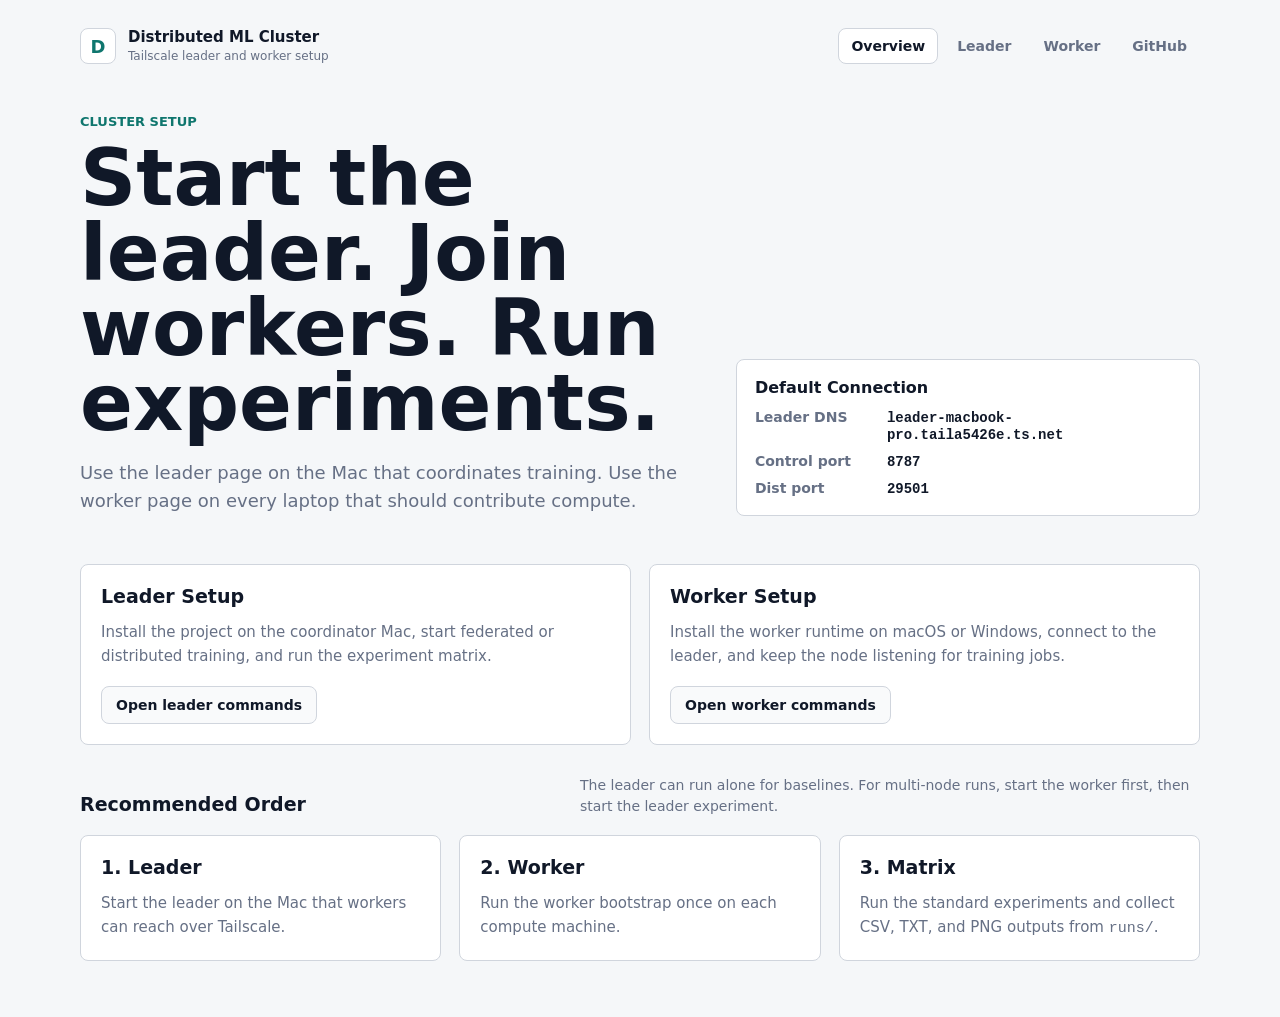
<file: docs/index.html>
<!doctype html>
<html lang="en">
  <head>
    <meta charset="utf-8">
    <meta name="viewport" content="width=device-width, initial-scale=1">
    <title>Distributed ML Cluster</title>
    <link rel="stylesheet" href="styles.css">
  </head>
  <body>
    <main class="shell">
      <header class="topbar">
        <a class="brand" href="index.html" aria-label="Distributed ML Cluster home">
          <span class="mark" aria-hidden="true">D</span>
          <span>
            <span class="brand-title">Distributed ML Cluster</span>
            <span class="brand-meta">Tailscale leader and worker setup</span>
          </span>
        </a>
        <nav class="nav" aria-label="Site navigation">
          <a href="index.html" aria-current="page">Overview</a>
          <a href="leader.html">Leader</a>
          <a href="worker.html">Worker</a>
          <a href="https://github.com/Ruturaj-Vasant/Distributed_MachineLearning_Training_Inference">GitHub</a>
        </nav>
      </header>

      <section class="hero" aria-labelledby="page-title">
        <div>
          <p class="eyebrow">Cluster setup</p>
          <h1 id="page-title">Start the leader. Join workers. Run experiments.</h1>
          <p class="lede">
            Use the leader page on the Mac that coordinates training. Use the
            worker page on every laptop that should contribute compute.
          </p>
        </div>
        <aside class="status" aria-label="Default cluster settings">
          <h2>Default Connection</h2>
          <dl>
            <dt>Leader DNS</dt>
            <dd><code>leader-macbook-pro.taila5426e.ts.net</code></dd>
            <dt>Control port</dt>
            <dd><code>8787</code></dd>
            <dt>Dist port</dt>
            <dd><code>29501</code></dd>
          </dl>
        </aside>
      </section>

      <section class="grid" aria-label="Setup paths">
        <article class="card">
          <h2>Leader Setup</h2>
          <p>
            Install the project on the coordinator Mac, start federated or
            distributed training, and run the experiment matrix.
          </p>
          <a class="action" href="leader.html">Open leader commands</a>
        </article>
        <article class="card">
          <h2>Worker Setup</h2>
          <p>
            Install the worker runtime on macOS or Windows, connect to the
            leader, and keep the node listening for training jobs.
          </p>
          <a class="action" href="worker.html">Open worker commands</a>
        </article>
      </section>

      <section class="section" aria-label="Recommended order">
        <div class="section-head">
          <h2 class="section-title">Recommended Order</h2>
          <p class="section-note">
            The leader can run alone for baselines. For multi-node runs, start
            the worker first, then start the leader experiment.
          </p>
        </div>
        <div class="grid three">
          <article class="card">
            <h2>1. Leader</h2>
            <p>Start the leader on the Mac that workers can reach over Tailscale.</p>
          </article>
          <article class="card">
            <h2>2. Worker</h2>
            <p>Run the worker bootstrap once on each compute machine.</p>
          </article>
          <article class="card">
            <h2>3. Matrix</h2>
            <p>Run the standard experiments and collect CSV, TXT, and PNG outputs from <code>runs/</code>.</p>
          </article>
        </div>
      </section>
    </main>
  </body>
</html>
</file>
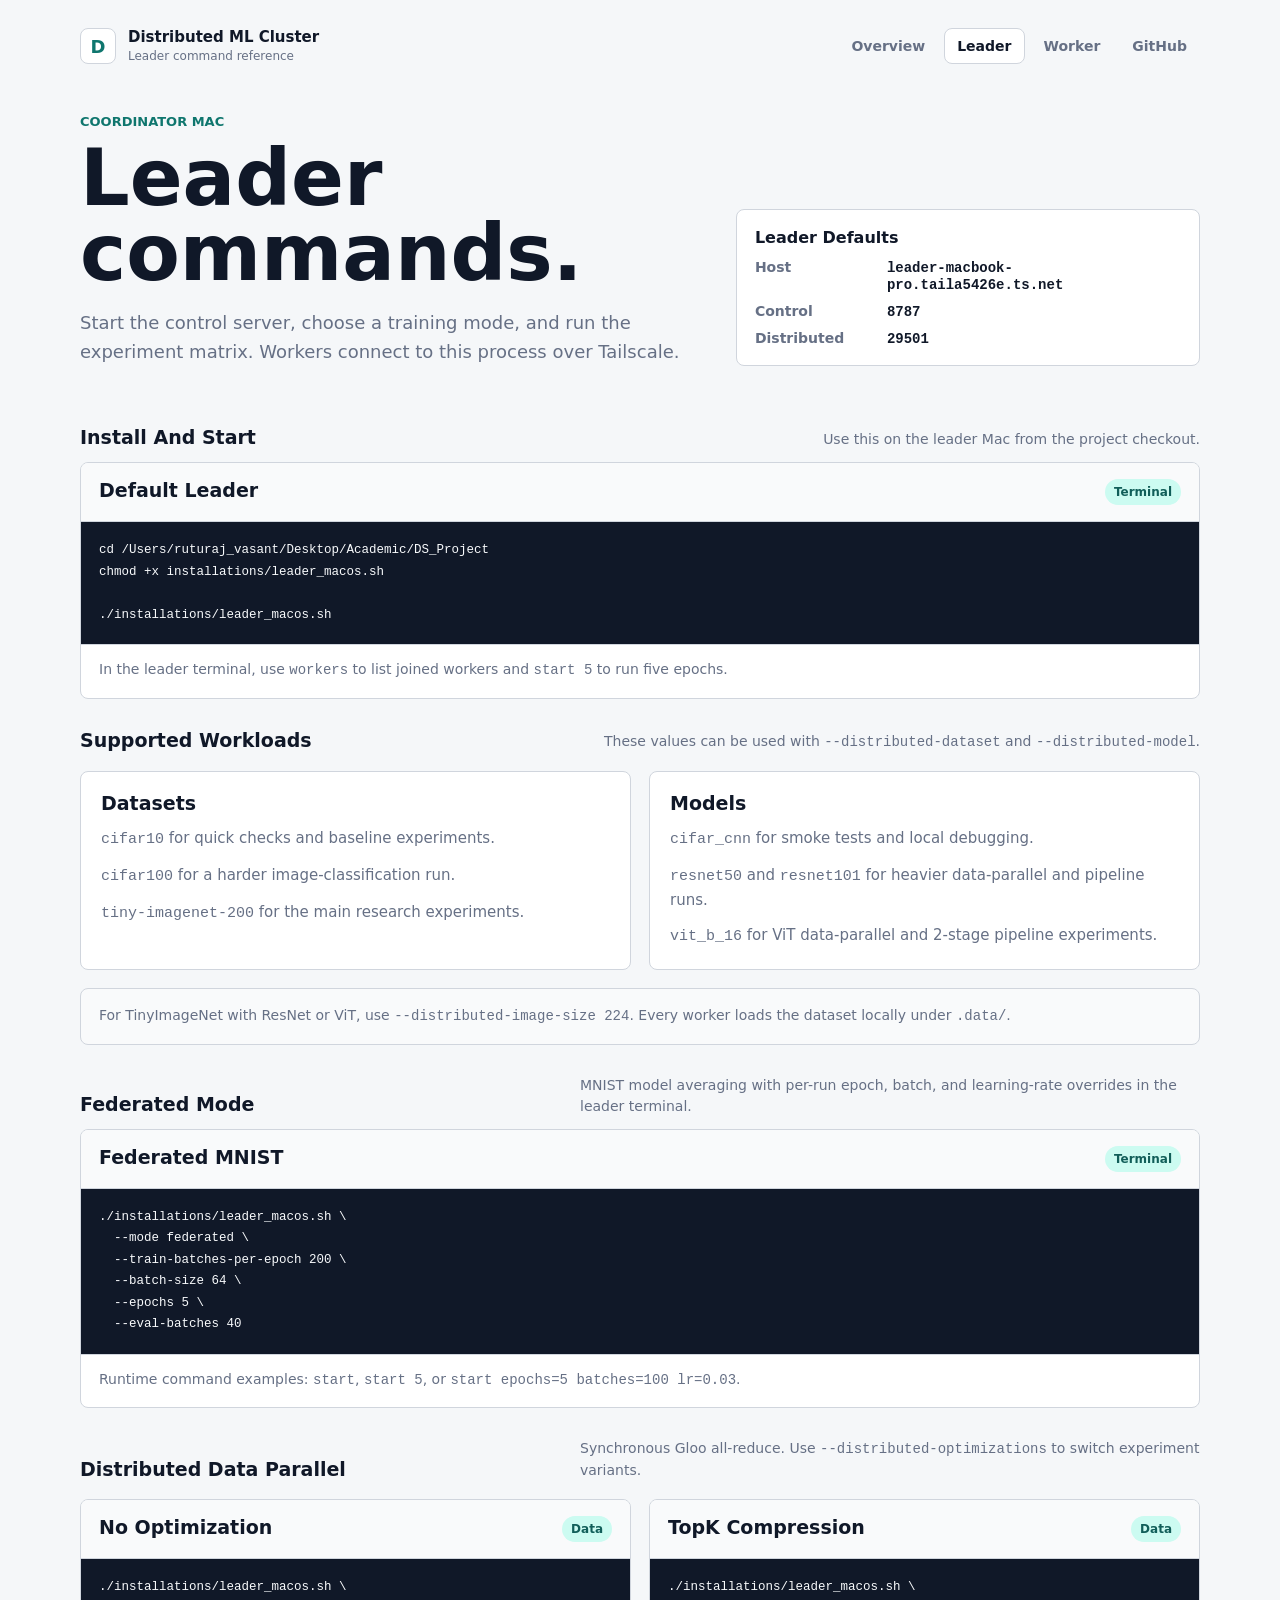
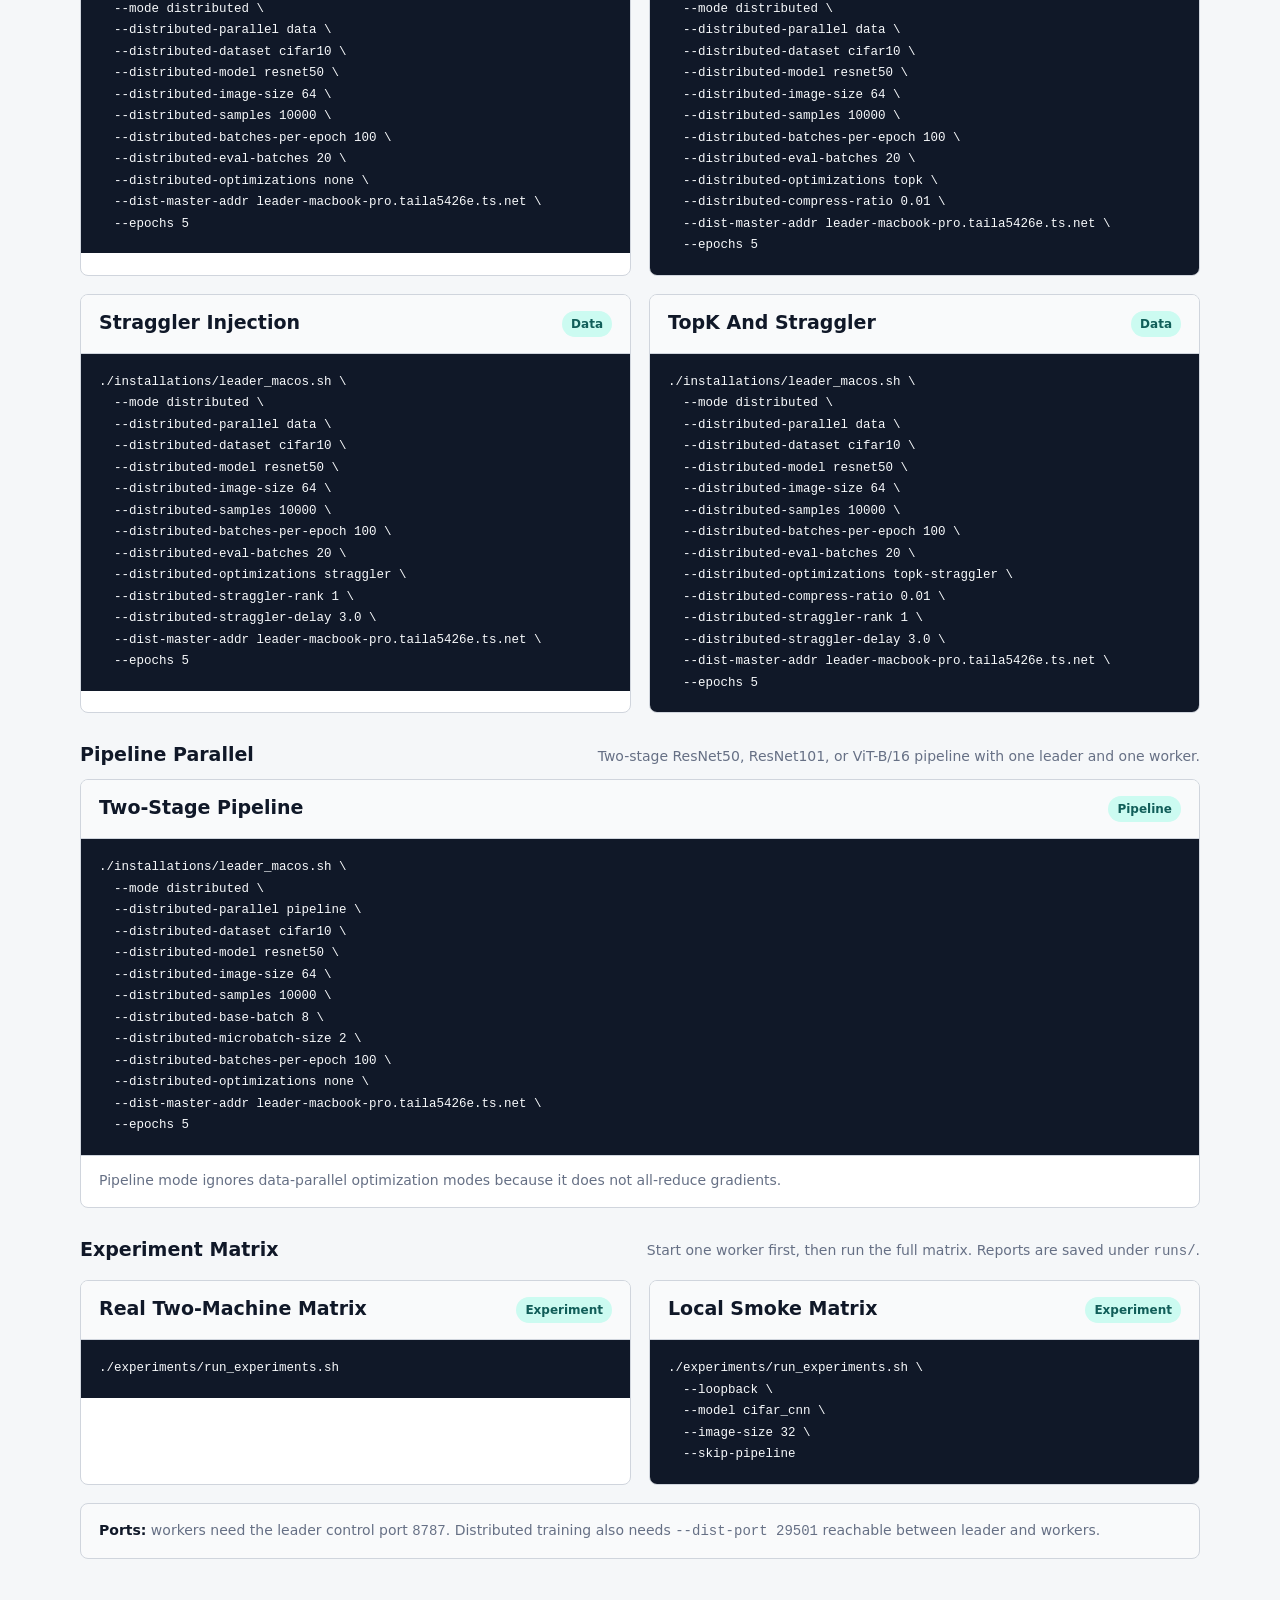
<file: docs/leader.html>
<!doctype html>
<html lang="en">
  <head>
    <meta charset="utf-8">
    <meta name="viewport" content="width=device-width, initial-scale=1">
    <title>Leader Commands | Distributed ML Cluster</title>
    <link rel="stylesheet" href="styles.css">
  </head>
  <body>
    <main class="shell">
      <header class="topbar">
        <a class="brand" href="index.html" aria-label="Distributed ML Cluster home">
          <span class="mark" aria-hidden="true">D</span>
          <span>
            <span class="brand-title">Distributed ML Cluster</span>
            <span class="brand-meta">Leader command reference</span>
          </span>
        </a>
        <nav class="nav" aria-label="Site navigation">
          <a href="index.html">Overview</a>
          <a href="leader.html" aria-current="page">Leader</a>
          <a href="worker.html">Worker</a>
          <a href="https://github.com/Ruturaj-Vasant/Distributed_MachineLearning_Training_Inference">GitHub</a>
        </nav>
      </header>

      <section class="hero" aria-labelledby="page-title">
        <div>
          <p class="eyebrow">Coordinator Mac</p>
          <h1 id="page-title">Leader commands.</h1>
          <p class="lede">
            Start the control server, choose a training mode, and run the
            experiment matrix. Workers connect to this process over Tailscale.
          </p>
        </div>
        <aside class="status" aria-label="Leader settings">
          <h2>Leader Defaults</h2>
          <dl>
            <dt>Host</dt>
            <dd><code>leader-macbook-pro.taila5426e.ts.net</code></dd>
            <dt>Control</dt>
            <dd><code>8787</code></dd>
            <dt>Distributed</dt>
            <dd><code>29501</code></dd>
          </dl>
        </aside>
      </section>

      <section class="section" aria-label="Install leader">
        <div class="section-head">
          <h2 class="section-title">Install And Start</h2>
          <p class="section-note">
            Use this on the leader Mac from the project checkout.
          </p>
        </div>
        <article class="command">
          <div class="command-head">
            <h2>Default Leader</h2>
            <span class="tag">Terminal</span>
          </div>
          <pre><code>cd /Users/ruturaj_vasant/Desktop/Academic/DS_Project
chmod +x installations/leader_macos.sh

./installations/leader_macos.sh</code></pre>
          <p class="command-note">
            In the leader terminal, use <code>workers</code> to list joined
            workers and <code>start 5</code> to run five epochs.
          </p>
        </article>
      </section>

      <section class="section" aria-label="Supported datasets and models">
        <div class="section-head">
          <h2 class="section-title">Supported Workloads</h2>
          <p class="section-note">
            These values can be used with
            <code>--distributed-dataset</code> and
            <code>--distributed-model</code>.
          </p>
        </div>
        <div class="grid">
          <article class="card">
            <h2>Datasets</h2>
            <p><code>cifar10</code> for quick checks and baseline experiments.</p>
            <p><code>cifar100</code> for a harder image-classification run.</p>
            <p><code>tiny-imagenet-200</code> for the main research experiments.</p>
          </article>
          <article class="card">
            <h2>Models</h2>
            <p><code>cifar_cnn</code> for smoke tests and local debugging.</p>
            <p><code>resnet50</code> and <code>resnet101</code> for heavier data-parallel and pipeline runs.</p>
            <p><code>vit_b_16</code> for ViT data-parallel and 2-stage pipeline experiments.</p>
          </article>
        </div>
        <p class="callout">
          For TinyImageNet with ResNet or ViT, use
          <code>--distributed-image-size 224</code>. Every worker loads the
          dataset locally under <code>.data/</code>.
        </p>
      </section>

      <section class="section" aria-label="Federated commands">
        <div class="section-head">
          <h2 class="section-title">Federated Mode</h2>
          <p class="section-note">
            MNIST model averaging with per-run epoch, batch, and learning-rate
            overrides in the leader terminal.
          </p>
        </div>
        <article class="command">
          <div class="command-head">
            <h2>Federated MNIST</h2>
            <span class="tag">Terminal</span>
          </div>
          <pre><code>./installations/leader_macos.sh \
  --mode federated \
  --train-batches-per-epoch 200 \
  --batch-size 64 \
  --epochs 5 \
  --eval-batches 40</code></pre>
          <p class="command-note">
            Runtime command examples: <code>start</code>,
            <code>start 5</code>, or
            <code>start epochs=5 batches=100 lr=0.03</code>.
          </p>
        </article>
      </section>

      <section class="section" aria-label="Distributed data parallel commands">
        <div class="section-head">
          <h2 class="section-title">Distributed Data Parallel</h2>
          <p class="section-note">
            Synchronous Gloo all-reduce. Use
            <code>--distributed-optimizations</code> to switch experiment
            variants.
          </p>
        </div>
        <div class="grid">
          <article class="command">
            <div class="command-head">
              <h2>No Optimization</h2>
              <span class="tag">Data</span>
            </div>
            <pre><code>./installations/leader_macos.sh \
  --mode distributed \
  --distributed-parallel data \
  --distributed-dataset cifar10 \
  --distributed-model resnet50 \
  --distributed-image-size 64 \
  --distributed-samples 10000 \
  --distributed-batches-per-epoch 100 \
  --distributed-eval-batches 20 \
  --distributed-optimizations none \
  --dist-master-addr leader-macbook-pro.taila5426e.ts.net \
  --epochs 5</code></pre>
          </article>

          <article class="command">
            <div class="command-head">
              <h2>TopK Compression</h2>
              <span class="tag">Data</span>
            </div>
            <pre><code>./installations/leader_macos.sh \
  --mode distributed \
  --distributed-parallel data \
  --distributed-dataset cifar10 \
  --distributed-model resnet50 \
  --distributed-image-size 64 \
  --distributed-samples 10000 \
  --distributed-batches-per-epoch 100 \
  --distributed-eval-batches 20 \
  --distributed-optimizations topk \
  --distributed-compress-ratio 0.01 \
  --dist-master-addr leader-macbook-pro.taila5426e.ts.net \
  --epochs 5</code></pre>
          </article>

          <article class="command">
            <div class="command-head">
              <h2>Straggler Injection</h2>
              <span class="tag">Data</span>
            </div>
            <pre><code>./installations/leader_macos.sh \
  --mode distributed \
  --distributed-parallel data \
  --distributed-dataset cifar10 \
  --distributed-model resnet50 \
  --distributed-image-size 64 \
  --distributed-samples 10000 \
  --distributed-batches-per-epoch 100 \
  --distributed-eval-batches 20 \
  --distributed-optimizations straggler \
  --distributed-straggler-rank 1 \
  --distributed-straggler-delay 3.0 \
  --dist-master-addr leader-macbook-pro.taila5426e.ts.net \
  --epochs 5</code></pre>
          </article>

          <article class="command">
            <div class="command-head">
              <h2>TopK And Straggler</h2>
              <span class="tag">Data</span>
            </div>
            <pre><code>./installations/leader_macos.sh \
  --mode distributed \
  --distributed-parallel data \
  --distributed-dataset cifar10 \
  --distributed-model resnet50 \
  --distributed-image-size 64 \
  --distributed-samples 10000 \
  --distributed-batches-per-epoch 100 \
  --distributed-eval-batches 20 \
  --distributed-optimizations topk-straggler \
  --distributed-compress-ratio 0.01 \
  --distributed-straggler-rank 1 \
  --distributed-straggler-delay 3.0 \
  --dist-master-addr leader-macbook-pro.taila5426e.ts.net \
  --epochs 5</code></pre>
          </article>
        </div>
      </section>

      <section class="section" aria-label="Pipeline commands">
        <div class="section-head">
          <h2 class="section-title">Pipeline Parallel</h2>
          <p class="section-note">
            Two-stage ResNet50, ResNet101, or ViT-B/16 pipeline with one leader
            and one worker.
          </p>
        </div>
        <article class="command">
          <div class="command-head">
            <h2>Two-Stage Pipeline</h2>
            <span class="tag">Pipeline</span>
          </div>
          <pre><code>./installations/leader_macos.sh \
  --mode distributed \
  --distributed-parallel pipeline \
  --distributed-dataset cifar10 \
  --distributed-model resnet50 \
  --distributed-image-size 64 \
  --distributed-samples 10000 \
  --distributed-base-batch 8 \
  --distributed-microbatch-size 2 \
  --distributed-batches-per-epoch 100 \
  --distributed-optimizations none \
  --dist-master-addr leader-macbook-pro.taila5426e.ts.net \
  --epochs 5</code></pre>
          <p class="command-note">
            Pipeline mode ignores data-parallel optimization modes because it
            does not all-reduce gradients.
          </p>
        </article>
      </section>

      <section class="section" aria-label="Experiment matrix">
        <div class="section-head">
          <h2 class="section-title">Experiment Matrix</h2>
          <p class="section-note">
            Start one worker first, then run the full matrix. Reports are saved
            under <code>runs/</code>.
          </p>
        </div>
        <div class="grid">
          <article class="command">
            <div class="command-head">
              <h2>Real Two-Machine Matrix</h2>
              <span class="tag">Experiment</span>
            </div>
            <pre><code>./experiments/run_experiments.sh</code></pre>
          </article>
          <article class="command">
            <div class="command-head">
              <h2>Local Smoke Matrix</h2>
              <span class="tag">Experiment</span>
            </div>
            <pre><code>./experiments/run_experiments.sh \
  --loopback \
  --model cifar_cnn \
  --image-size 32 \
  --skip-pipeline</code></pre>
          </article>
        </div>
      </section>

      <p class="callout">
        <strong>Ports:</strong> workers need the leader control port
        <code>8787</code>. Distributed training also needs
        <code>--dist-port 29501</code> reachable between leader and workers.
      </p>
    </main>
  </body>
</html>
</file>
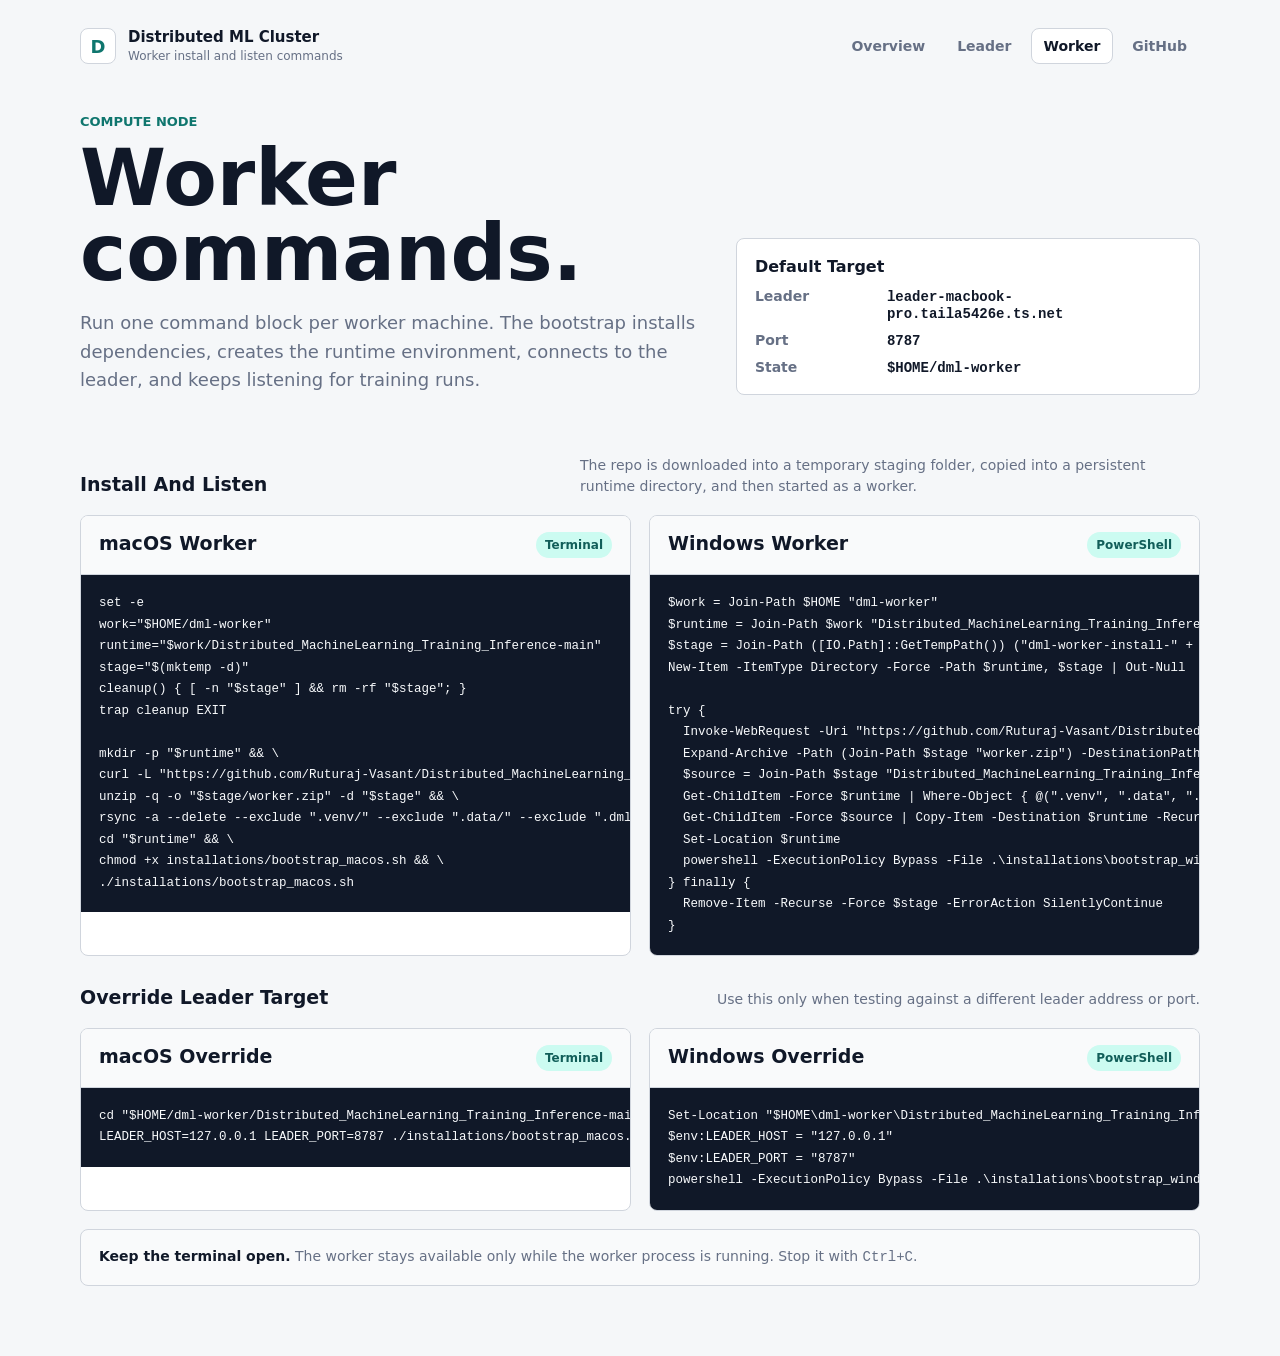
<file: docs/worker.html>
<!doctype html>
<html lang="en">
  <head>
    <meta charset="utf-8">
    <meta name="viewport" content="width=device-width, initial-scale=1">
    <title>Worker Commands | Distributed ML Cluster</title>
    <link rel="stylesheet" href="styles.css">
  </head>
  <body>
    <main class="shell">
      <header class="topbar">
        <a class="brand" href="index.html" aria-label="Distributed ML Cluster home">
          <span class="mark" aria-hidden="true">D</span>
          <span>
            <span class="brand-title">Distributed ML Cluster</span>
            <span class="brand-meta">Worker install and listen commands</span>
          </span>
        </a>
        <nav class="nav" aria-label="Site navigation">
          <a href="index.html">Overview</a>
          <a href="leader.html">Leader</a>
          <a href="worker.html" aria-current="page">Worker</a>
          <a href="https://github.com/Ruturaj-Vasant/Distributed_MachineLearning_Training_Inference">GitHub</a>
        </nav>
      </header>

      <section class="hero" aria-labelledby="page-title">
        <div>
          <p class="eyebrow">Compute node</p>
          <h1 id="page-title">Worker commands.</h1>
          <p class="lede">
            Run one command block per worker machine. The bootstrap installs
            dependencies, creates the runtime environment, connects to the
            leader, and keeps listening for training runs.
          </p>
        </div>
        <aside class="status" aria-label="Worker default target">
          <h2>Default Target</h2>
          <dl>
            <dt>Leader</dt>
            <dd><code>leader-macbook-pro.taila5426e.ts.net</code></dd>
            <dt>Port</dt>
            <dd><code>8787</code></dd>
            <dt>State</dt>
            <dd><code>$HOME/dml-worker</code></dd>
          </dl>
        </aside>
      </section>

      <section class="section" aria-label="Worker install commands">
        <div class="section-head">
          <h2 class="section-title">Install And Listen</h2>
          <p class="section-note">
            The repo is downloaded into a temporary staging folder, copied into
            a persistent runtime directory, and then started as a worker.
          </p>
        </div>
        <div class="grid">
          <article class="command">
            <div class="command-head">
              <h2>macOS Worker</h2>
              <span class="tag">Terminal</span>
            </div>
            <pre><code>set -e
work="$HOME/dml-worker"
runtime="$work/Distributed_MachineLearning_Training_Inference-main"
stage="$(mktemp -d)"
cleanup() { [ -n "$stage" ] &amp;&amp; rm -rf "$stage"; }
trap cleanup EXIT

mkdir -p "$runtime" &amp;&amp; \
curl -L "https://github.com/Ruturaj-Vasant/Distributed_MachineLearning_Training_Inference/archive/refs/heads/main.zip" -o "$stage/worker.zip" &amp;&amp; \
unzip -q -o "$stage/worker.zip" -d "$stage" &amp;&amp; \
rsync -a --delete --exclude ".venv/" --exclude ".data/" --exclude ".dml_worker_id" "$stage/Distributed_MachineLearning_Training_Inference-main/" "$runtime/" &amp;&amp; \
cd "$runtime" &amp;&amp; \
chmod +x installations/bootstrap_macos.sh &amp;&amp; \
./installations/bootstrap_macos.sh</code></pre>
          </article>

          <article class="command">
            <div class="command-head">
              <h2>Windows Worker</h2>
              <span class="tag">PowerShell</span>
            </div>
            <pre><code>$work = Join-Path $HOME "dml-worker"
$runtime = Join-Path $work "Distributed_MachineLearning_Training_Inference-main"
$stage = Join-Path ([IO.Path]::GetTempPath()) ("dml-worker-install-" + [guid]::NewGuid().ToString("N"))
New-Item -ItemType Directory -Force -Path $runtime, $stage | Out-Null

try {
  Invoke-WebRequest -Uri "https://github.com/Ruturaj-Vasant/Distributed_MachineLearning_Training_Inference/archive/refs/heads/main.zip" -OutFile (Join-Path $stage "worker.zip")
  Expand-Archive -Path (Join-Path $stage "worker.zip") -DestinationPath $stage -Force
  $source = Join-Path $stage "Distributed_MachineLearning_Training_Inference-main"
  Get-ChildItem -Force $runtime | Where-Object { @(".venv", ".data", ".dml_worker_id") -notcontains $_.Name } | Remove-Item -Recurse -Force
  Get-ChildItem -Force $source | Copy-Item -Destination $runtime -Recurse -Force
  Set-Location $runtime
  powershell -ExecutionPolicy Bypass -File .\installations\bootstrap_windows.ps1
} finally {
  Remove-Item -Recurse -Force $stage -ErrorAction SilentlyContinue
}</code></pre>
          </article>
        </div>
      </section>

      <section class="section" aria-label="Worker override commands">
        <div class="section-head">
          <h2 class="section-title">Override Leader Target</h2>
          <p class="section-note">
            Use this only when testing against a different leader address or
            port.
          </p>
        </div>
        <div class="grid">
          <article class="command">
            <div class="command-head">
              <h2>macOS Override</h2>
              <span class="tag">Terminal</span>
            </div>
            <pre><code>cd "$HOME/dml-worker/Distributed_MachineLearning_Training_Inference-main"
LEADER_HOST=127.0.0.1 LEADER_PORT=8787 ./installations/bootstrap_macos.sh</code></pre>
          </article>
          <article class="command">
            <div class="command-head">
              <h2>Windows Override</h2>
              <span class="tag">PowerShell</span>
            </div>
            <pre><code>Set-Location "$HOME\dml-worker\Distributed_MachineLearning_Training_Inference-main"
$env:LEADER_HOST = "127.0.0.1"
$env:LEADER_PORT = "8787"
powershell -ExecutionPolicy Bypass -File .\installations\bootstrap_windows.ps1</code></pre>
          </article>
        </div>
      </section>

      <p class="callout">
        <strong>Keep the terminal open.</strong> The worker stays available only
        while the worker process is running. Stop it with <code>Ctrl+C</code>.
      </p>
    </main>
  </body>
</html>
</file>
<file: docs/styles.css>
:root {
  color-scheme: light;
  --bg: #f5f7f9;
  --panel: #ffffff;
  --panel-soft: #f9fafb;
  --ink: #101828;
  --muted: #667085;
  --line: #d0d5dd;
  --code: #101828;
  --code-text: #f8fafc;
  --accent: #0f766e;
  --accent-soft: #ccfbf1;
  --link: #175cd3;
}

* {
  box-sizing: border-box;
}

html {
  min-height: 100%;
}

body {
  margin: 0;
  min-height: 100vh;
  background: var(--bg);
  color: var(--ink);
  font-family:
    Inter, ui-sans-serif, system-ui, -apple-system, BlinkMacSystemFont,
    "Segoe UI", sans-serif;
  letter-spacing: 0;
}

a {
  color: var(--link);
  text-decoration: none;
}

a:hover {
  text-decoration: underline;
}

.shell {
  width: min(1120px, calc(100% - 32px));
  margin: 0 auto;
  padding: 28px 0 56px;
}

.topbar {
  display: flex;
  align-items: center;
  justify-content: space-between;
  gap: 20px;
  padding-bottom: 34px;
}

.brand {
  display: flex;
  align-items: center;
  gap: 12px;
  min-width: 0;
}

.mark {
  display: grid;
  width: 36px;
  height: 36px;
  place-items: center;
  border: 1px solid var(--line);
  border-radius: 8px;
  background: var(--panel);
  color: var(--accent);
  font-size: 18px;
  font-weight: 900;
}

.brand-title {
  display: block;
  color: var(--ink);
  font-size: 15px;
  font-weight: 800;
  line-height: 1.2;
}

.brand-meta {
  display: block;
  margin-top: 3px;
  color: var(--muted);
  font-size: 12px;
  line-height: 1.2;
}

.nav {
  display: flex;
  align-items: center;
  gap: 6px;
  flex-wrap: wrap;
  justify-content: flex-end;
}

.nav a {
  display: inline-flex;
  align-items: center;
  min-height: 36px;
  padding: 0 12px;
  border: 1px solid transparent;
  border-radius: 8px;
  color: var(--muted);
  font-size: 14px;
  font-weight: 700;
}

.nav a[aria-current="page"] {
  border-color: var(--line);
  background: var(--panel);
  color: var(--ink);
}

.hero {
  display: grid;
  grid-template-columns: minmax(0, 1.15fr) minmax(280px, 0.85fr);
  gap: 28px;
  align-items: end;
  padding: 16px 0 30px;
}

.eyebrow {
  margin: 0 0 12px;
  color: var(--accent);
  font-size: 13px;
  font-weight: 850;
  text-transform: uppercase;
}

h1 {
  margin: 0;
  max-width: 820px;
  font-size: clamp(40px, 7vw, 78px);
  line-height: 0.96;
  letter-spacing: 0;
}

.lede {
  margin: 18px 0 0;
  max-width: 760px;
  color: var(--muted);
  font-size: 18px;
  line-height: 1.6;
}

.status {
  border: 1px solid var(--line);
  border-radius: 8px;
  background: var(--panel);
  padding: 18px;
}

.status h2 {
  margin: 0 0 12px;
  font-size: 16px;
}

.status dl {
  display: grid;
  grid-template-columns: 118px minmax(0, 1fr);
  gap: 10px 14px;
  margin: 0;
  font-size: 14px;
}

.status dt {
  color: var(--muted);
  font-weight: 700;
}

.status dd {
  margin: 0;
  min-width: 0;
  overflow-wrap: anywhere;
  font-weight: 650;
}

.grid {
  display: grid;
  grid-template-columns: repeat(2, minmax(0, 1fr));
  gap: 18px;
  margin-top: 18px;
}

.grid.three {
  grid-template-columns: repeat(3, minmax(0, 1fr));
}

.card,
.command {
  min-width: 0;
  border: 1px solid var(--line);
  border-radius: 8px;
  background: var(--panel);
}

.card {
  padding: 20px;
}

.card h2,
.command h2,
.section-title {
  margin: 0;
  font-size: 19px;
  line-height: 1.25;
}

.card p {
  margin: 12px 0 0;
  color: var(--muted);
  font-size: 15px;
  line-height: 1.58;
}

.card .action {
  display: inline-flex;
  align-items: center;
  min-height: 38px;
  margin-top: 18px;
  padding: 0 14px;
  border: 1px solid var(--line);
  border-radius: 8px;
  background: var(--panel-soft);
  color: var(--ink);
  font-size: 14px;
  font-weight: 800;
}

.section {
  margin-top: 30px;
}

.section-head {
  display: flex;
  align-items: flex-end;
  justify-content: space-between;
  gap: 16px;
  margin-bottom: 12px;
}

.section-note {
  margin: 0;
  max-width: 620px;
  color: var(--muted);
  font-size: 14px;
  line-height: 1.5;
}

.command {
  overflow: hidden;
}

.command-head {
  display: flex;
  align-items: flex-start;
  justify-content: space-between;
  gap: 14px;
  padding: 16px 18px;
  border-bottom: 1px solid var(--line);
  background: var(--panel-soft);
}

.tag {
  display: inline-flex;
  align-items: center;
  min-height: 26px;
  padding: 0 9px;
  border-radius: 999px;
  background: var(--accent-soft);
  color: #115e59;
  font-size: 12px;
  font-weight: 850;
  white-space: nowrap;
}

pre {
  margin: 0;
  overflow-x: auto;
  background: var(--code);
  color: var(--code-text);
  padding: 18px;
  font-family:
    "SFMono-Regular", Consolas, "Liberation Mono", Menlo, monospace;
  font-size: 12.5px;
  line-height: 1.72;
  white-space: pre;
}

.command-note {
  margin: 0;
  padding: 14px 18px 16px;
  border-top: 1px solid var(--line);
  color: var(--muted);
  font-size: 14px;
  line-height: 1.55;
}

code {
  font-family:
    "SFMono-Regular", Consolas, "Liberation Mono", Menlo, monospace;
}

.callout {
  margin-top: 18px;
  padding: 16px 18px;
  border: 1px solid var(--line);
  border-radius: 8px;
  background: var(--panel-soft);
  color: var(--muted);
  font-size: 14px;
  line-height: 1.55;
}

.callout strong {
  color: var(--ink);
}

@media (max-width: 900px) {
  .shell {
    width: min(100% - 24px, 720px);
    padding-top: 20px;
  }

  .topbar,
  .hero,
  .section-head {
    align-items: flex-start;
    grid-template-columns: 1fr;
    flex-direction: column;
  }

  .nav {
    justify-content: flex-start;
  }

  h1 {
    font-size: clamp(38px, 12vw, 58px);
  }

  .grid,
  .grid.three {
    grid-template-columns: 1fr;
  }

  pre {
    font-size: 12px;
  }
}
</file>
